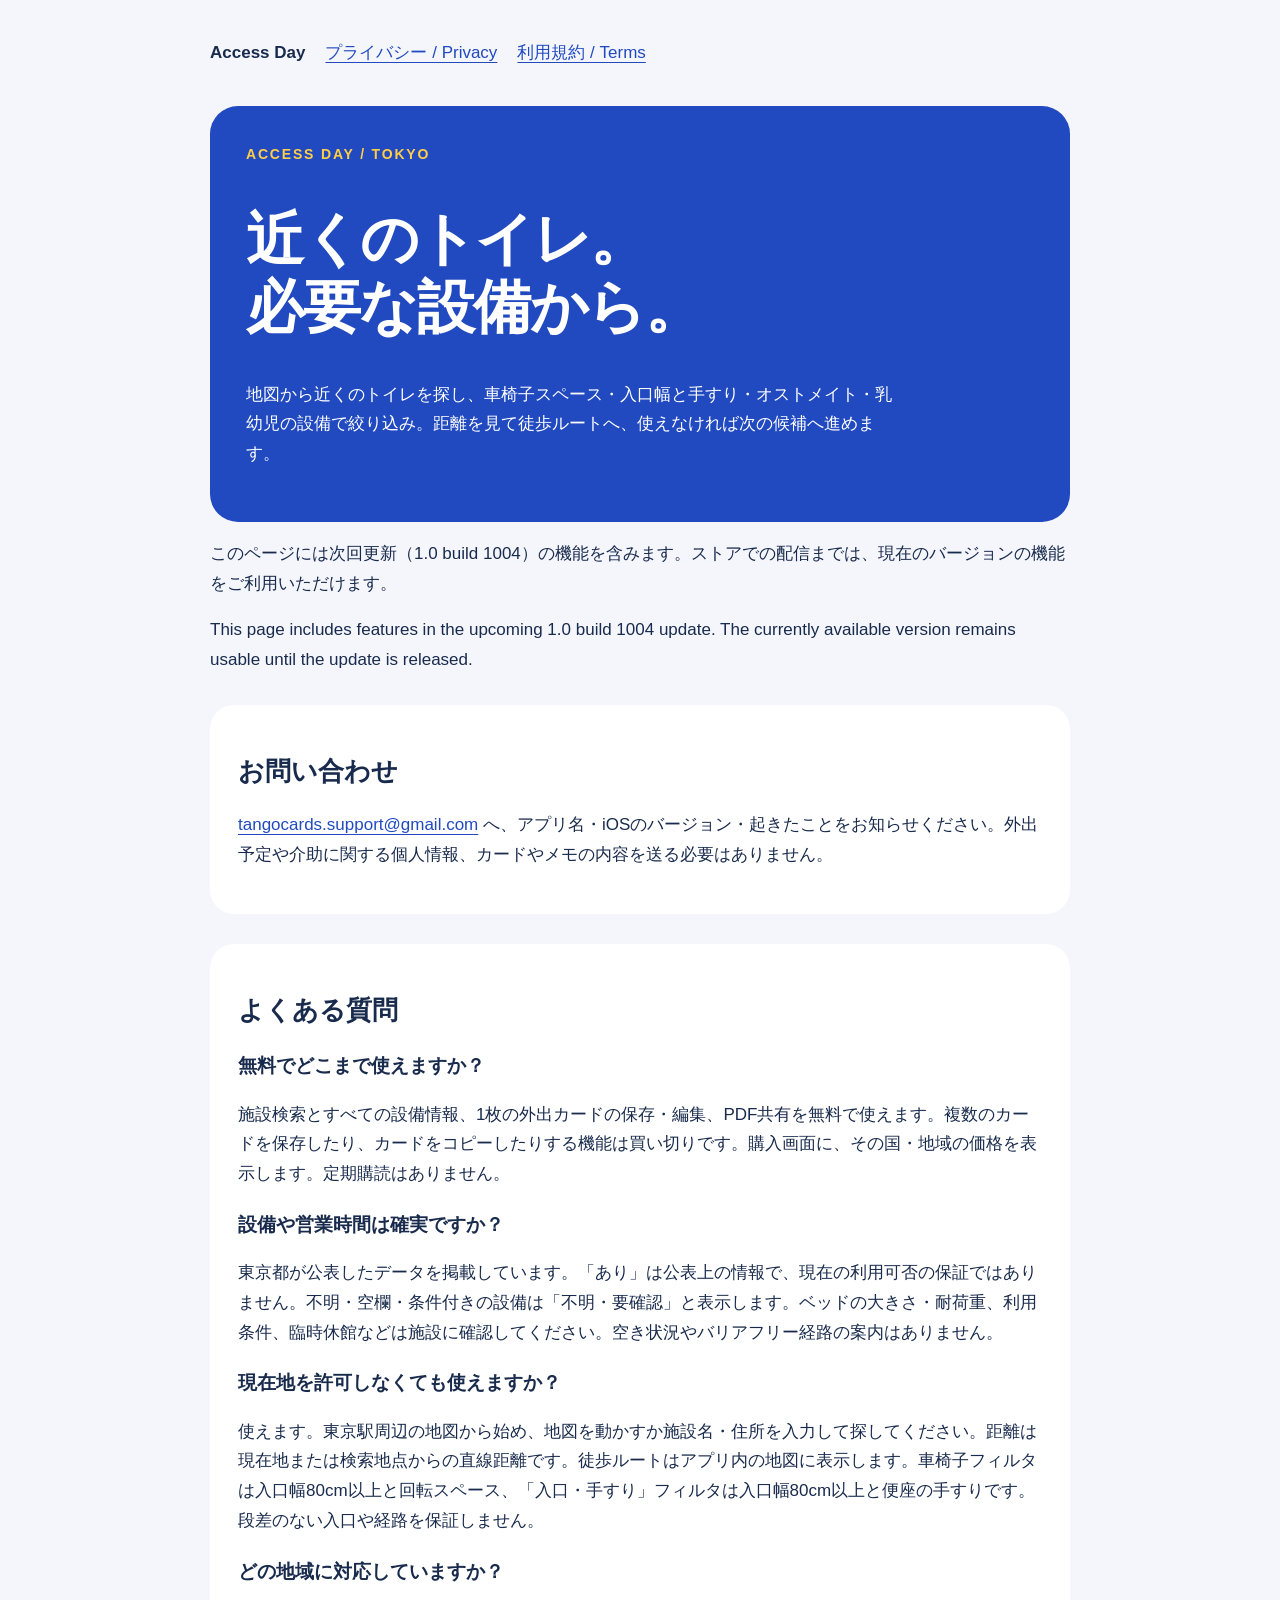
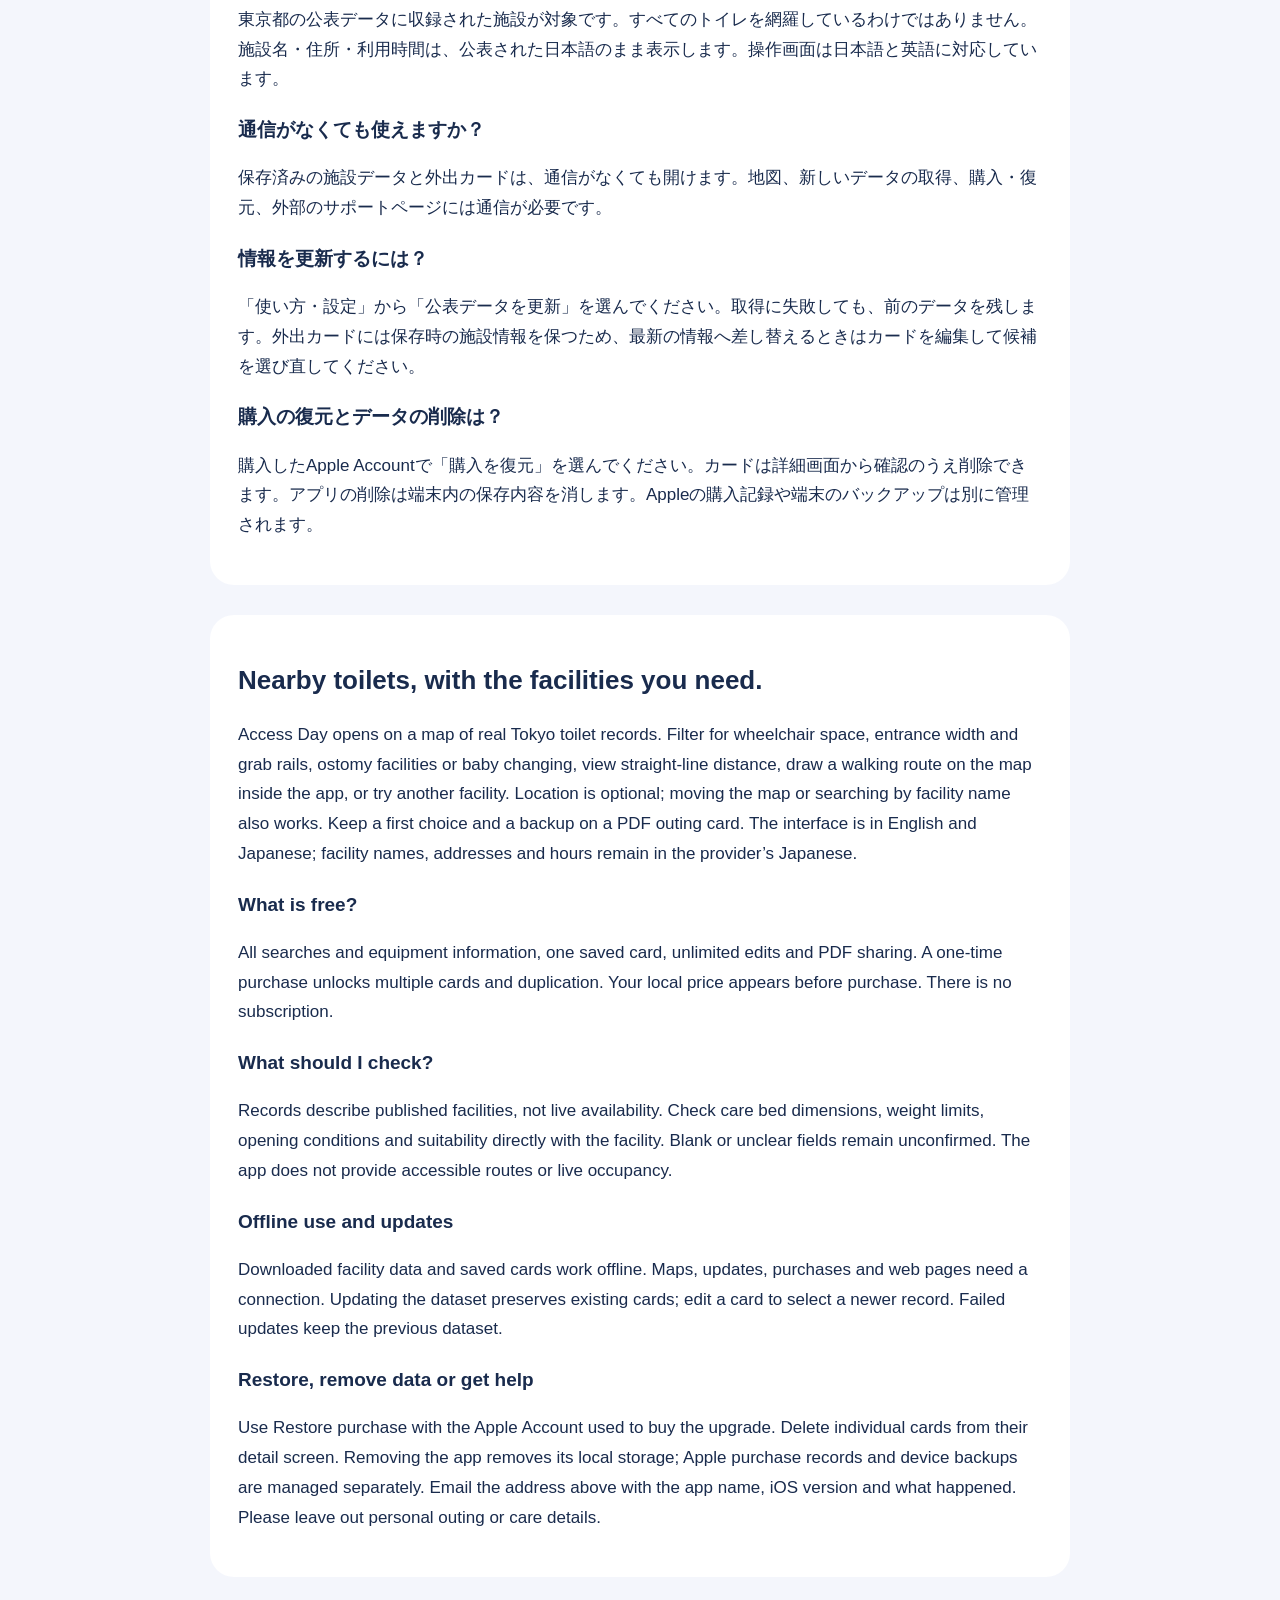
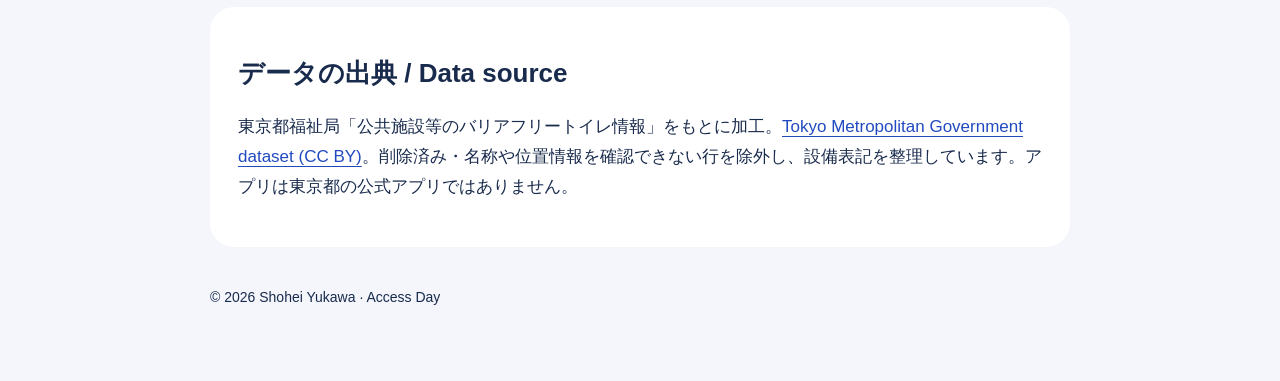
<file: index.html>
<!doctype html><html lang="ja"><head><meta charset="utf-8"><meta name="viewport" content="width=device-width,initial-scale=1"><title>Access Day — サポート / Support</title><link rel="stylesheet" href="style.css"></head><body>
<nav><strong>Access Day</strong><a href="privacy.html">プライバシー / Privacy</a><a href="terms.html">利用規約 / Terms</a></nav>
<div class="hero"><div class="tag">ACCESS DAY / TOKYO</div><h1>近くのトイレ。<br>必要な設備から。</h1><p>地図から近くのトイレを探し、車椅子スペース・入口幅と手すり・オストメイト・乳幼児の設備で絞り込み。距離を見て徒歩ルートへ、使えなければ次の候補へ進めます。</p></div>
<p>このページには次回更新（1.0 build 1004）の機能を含みます。ストアでの配信までは、現在のバージョンの機能をご利用いただけます。</p><p lang="en">This page includes features in the upcoming 1.0 build 1004 update. The currently available version remains usable until the update is released.</p>
<section><h2>お問い合わせ</h2><p><a href="mailto:tangocards.support@gmail.com?subject=Access%20Day%20support">tangocards.support@gmail.com</a> へ、アプリ名・iOSのバージョン・起きたことをお知らせください。外出予定や介助に関する個人情報、カードやメモの内容を送る必要はありません。</p></section>
<section><h2>よくある質問</h2><h3>無料でどこまで使えますか？</h3><p>施設検索とすべての設備情報、1枚の外出カードの保存・編集、PDF共有を無料で使えます。複数のカードを保存したり、カードをコピーしたりする機能は買い切りです。購入画面に、その国・地域の価格を表示します。定期購読はありません。</p><h3>設備や営業時間は確実ですか？</h3><p>東京都が公表したデータを掲載しています。「あり」は公表上の情報で、現在の利用可否の保証ではありません。不明・空欄・条件付きの設備は「不明・要確認」と表示します。ベッドの大きさ・耐荷重、利用条件、臨時休館などは施設に確認してください。空き状況やバリアフリー経路の案内はありません。</p><h3>現在地を許可しなくても使えますか？</h3><p>使えます。東京駅周辺の地図から始め、地図を動かすか施設名・住所を入力して探してください。距離は現在地または検索地点からの直線距離です。徒歩ルートはアプリ内の地図に表示します。車椅子フィルタは入口幅80cm以上と回転スペース、「入口・手すり」フィルタは入口幅80cm以上と便座の手すりです。段差のない入口や経路を保証しません。</p><h3>どの地域に対応していますか？</h3><p>東京都の公表データに収録された施設が対象です。すべてのトイレを網羅しているわけではありません。施設名・住所・利用時間は、公表された日本語のまま表示します。操作画面は日本語と英語に対応しています。</p><h3>通信がなくても使えますか？</h3><p>保存済みの施設データと外出カードは、通信がなくても開けます。地図、新しいデータの取得、購入・復元、外部のサポートページには通信が必要です。</p><h3>情報を更新するには？</h3><p>「使い方・設定」から「公表データを更新」を選んでください。取得に失敗しても、前のデータを残します。外出カードには保存時の施設情報を保つため、最新の情報へ差し替えるときはカードを編集して候補を選び直してください。</p><h3>購入の復元とデータの削除は？</h3><p>購入したApple Accountで「購入を復元」を選んでください。カードは詳細画面から確認のうえ削除できます。アプリの削除は端末内の保存内容を消します。Appleの購入記録や端末のバックアップは別に管理されます。</p></section>
<section lang="en"><h2>Nearby toilets, with the facilities you need.</h2><p>Access Day opens on a map of real Tokyo toilet records. Filter for wheelchair space, entrance width and grab rails, ostomy facilities or baby changing, view straight-line distance, draw a walking route on the map inside the app, or try another facility. Location is optional; moving the map or searching by facility name also works. Keep a first choice and a backup on a PDF outing card. The interface is in English and Japanese; facility names, addresses and hours remain in the provider’s Japanese.</p><h3>What is free?</h3><p>All searches and equipment information, one saved card, unlimited edits and PDF sharing. A one-time purchase unlocks multiple cards and duplication. Your local price appears before purchase. There is no subscription.</p><h3>What should I check?</h3><p>Records describe published facilities, not live availability. Check care bed dimensions, weight limits, opening conditions and suitability directly with the facility. Blank or unclear fields remain unconfirmed. The app does not provide accessible routes or live occupancy.</p><h3>Offline use and updates</h3><p>Downloaded facility data and saved cards work offline. Maps, updates, purchases and web pages need a connection. Updating the dataset preserves existing cards; edit a card to select a newer record. Failed updates keep the previous dataset.</p><h3>Restore, remove data or get help</h3><p>Use Restore purchase with the Apple Account used to buy the upgrade. Delete individual cards from their detail screen. Removing the app removes its local storage; Apple purchase records and device backups are managed separately. Email the address above with the app name, iOS version and what happened. Please leave out personal outing or care details.</p></section>
<section><h2>データの出典 / Data source</h2><p>東京都福祉局「公共施設等のバリアフリートイレ情報」をもとに加工。<a href="https://spec.api.metro.tokyo.lg.jp/spec/t000054d0000000342-025a701c80f56cff33ef29adb7d49352-0">Tokyo Metropolitan Government dataset (CC BY)</a>。削除済み・名称や位置情報を確認できない行を除外し、設備表記を整理しています。アプリは東京都の公式アプリではありません。</p></section>
<footer>© 2026 Shohei Yukawa · Access Day</footer></body></html>
</file>
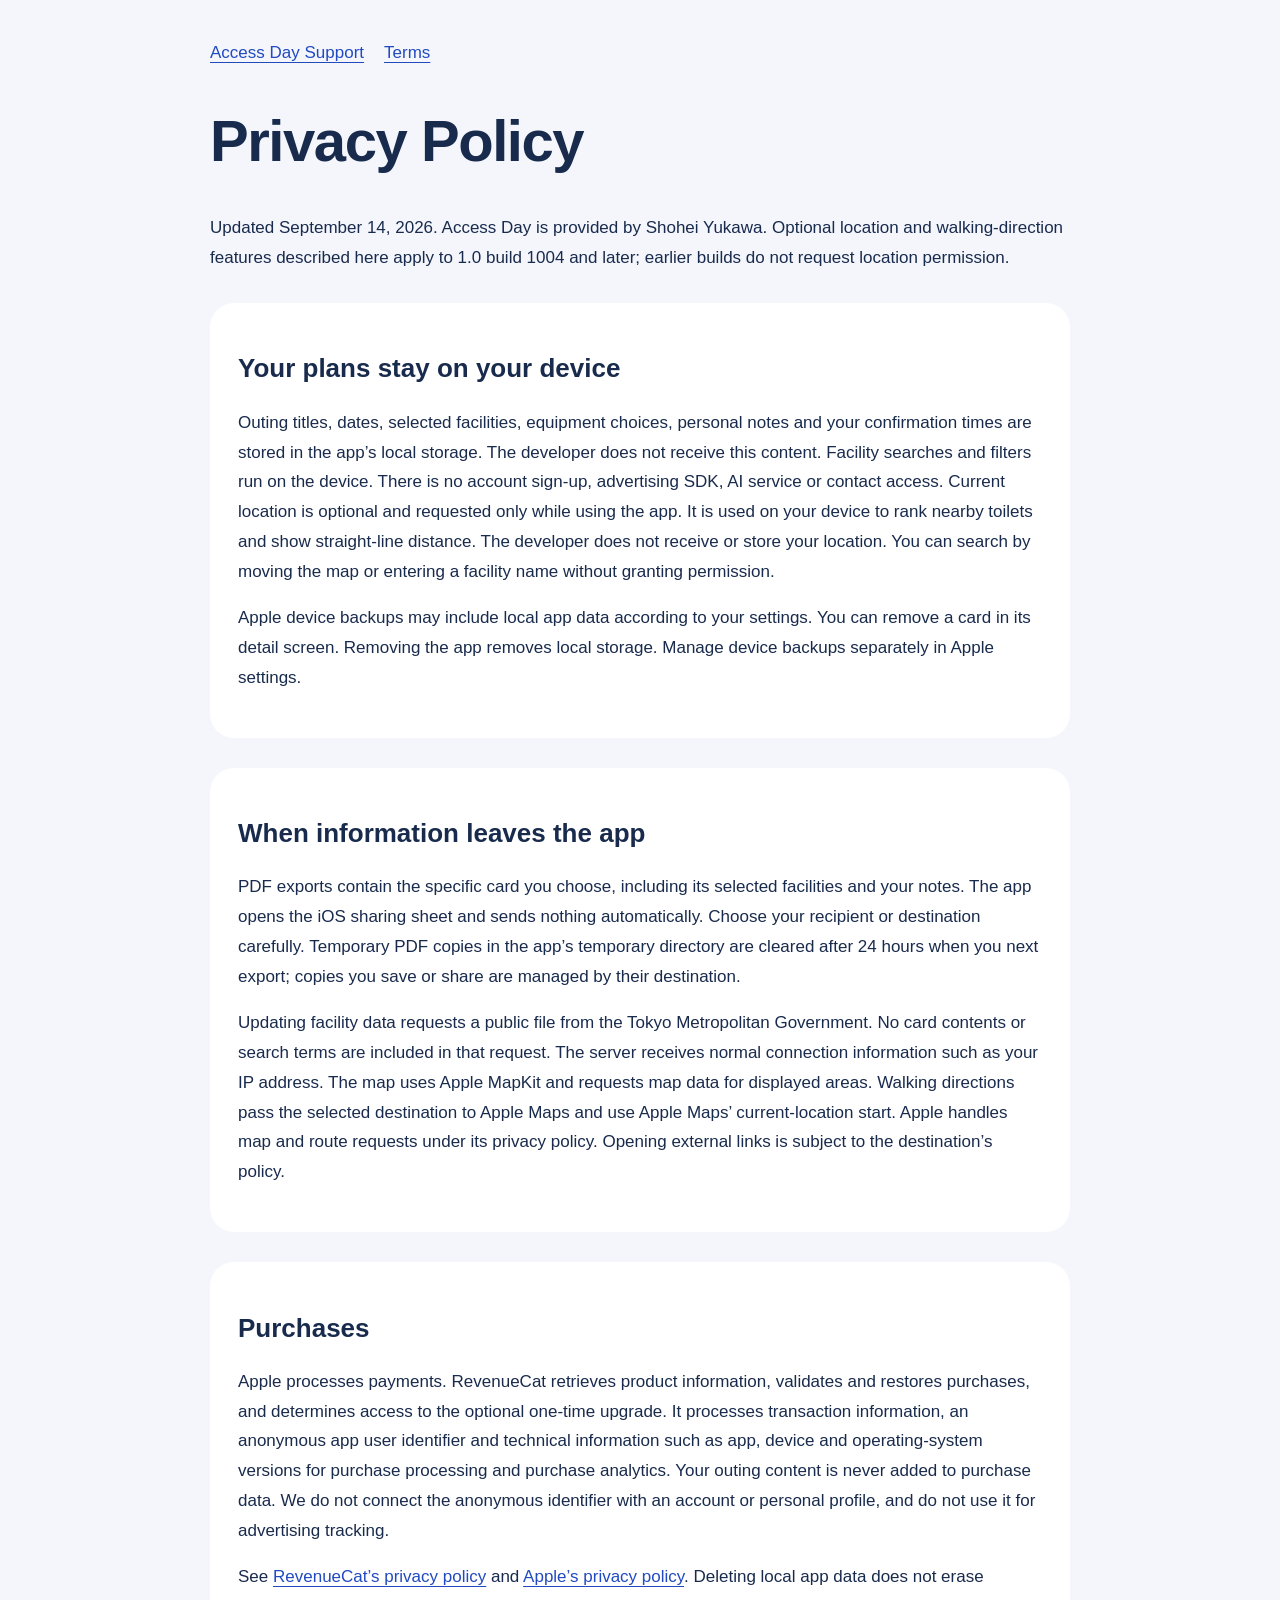
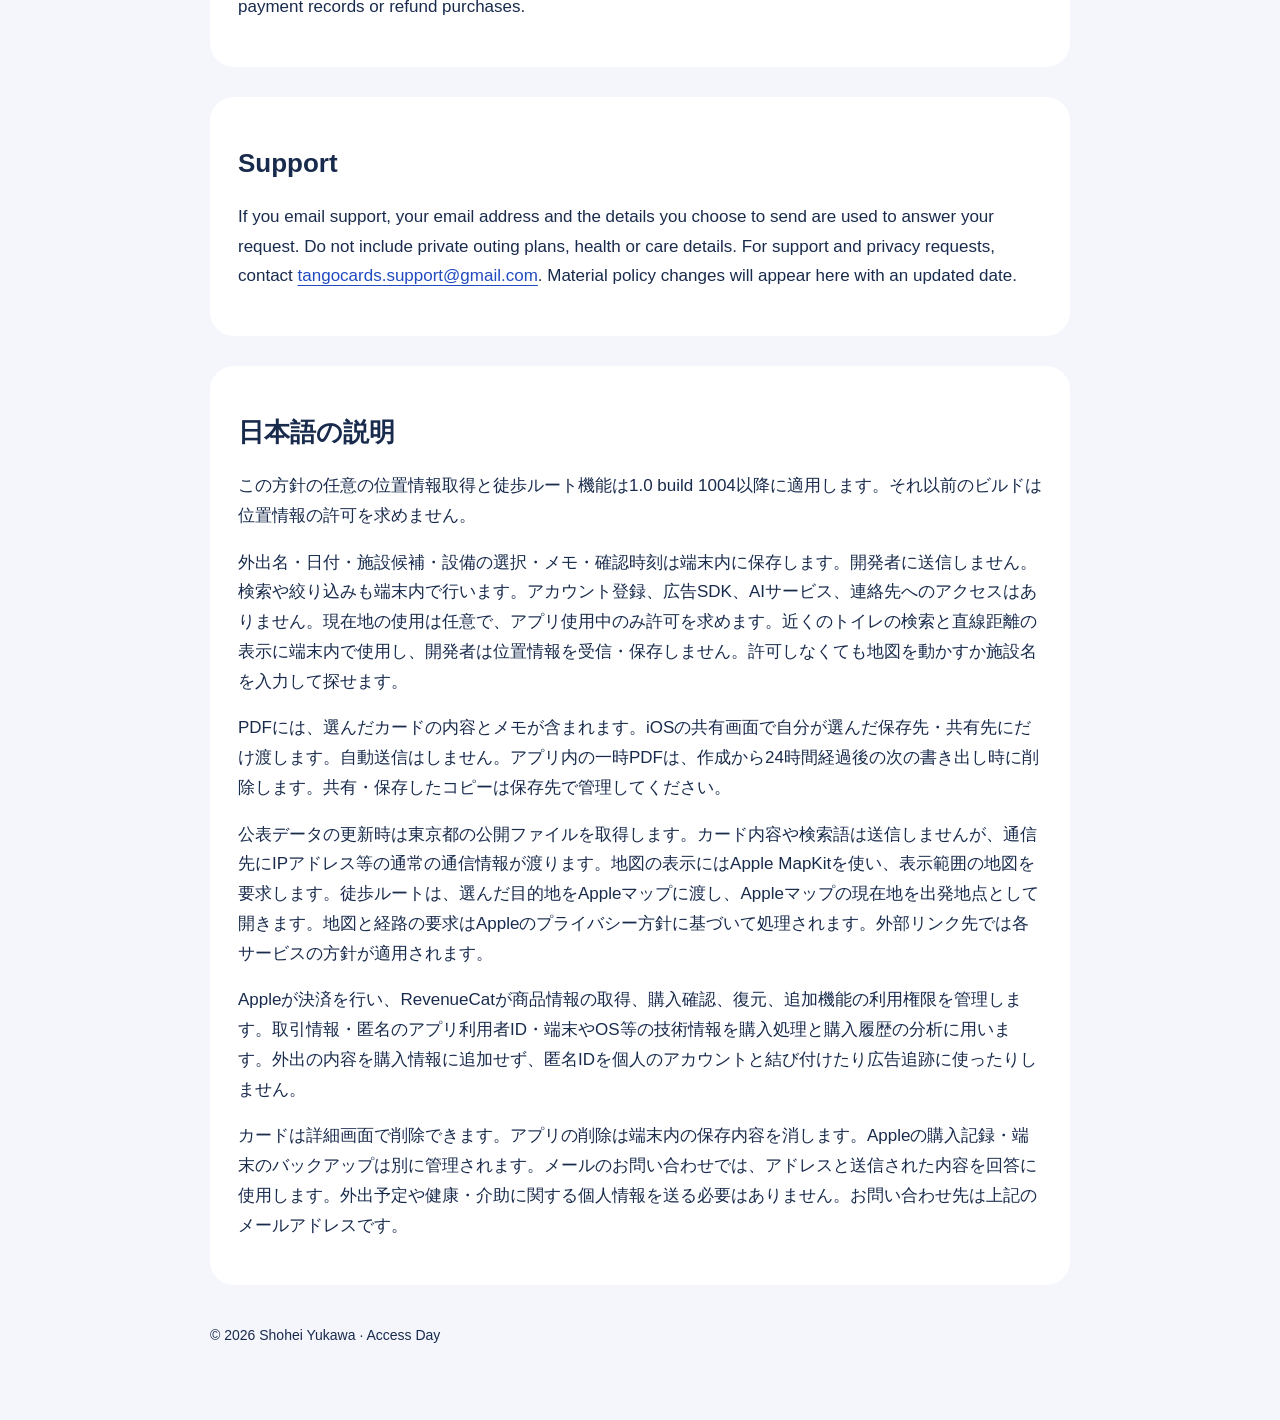
<file: privacy.html>
<!doctype html><html lang="en"><head><meta charset="utf-8"><meta name="viewport" content="width=device-width,initial-scale=1"><title>Access Day — Privacy Policy</title><link rel="stylesheet" href="style.css"></head><body><nav><a href="index.html">Access Day Support</a><a href="terms.html">Terms</a></nav><h1>Privacy Policy</h1><p>Updated September 14, 2026. Access Day is provided by Shohei Yukawa. Optional location and walking-direction features described here apply to 1.0 build 1004 and later; earlier builds do not request location permission.</p>
<section><h2>Your plans stay on your device</h2><p>Outing titles, dates, selected facilities, equipment choices, personal notes and your confirmation times are stored in the app’s local storage. The developer does not receive this content. Facility searches and filters run on the device. There is no account sign-up, advertising SDK, AI service or contact access. Current location is optional and requested only while using the app. It is used on your device to rank nearby toilets and show straight-line distance. The developer does not receive or store your location. You can search by moving the map or entering a facility name without granting permission.</p><p>Apple device backups may include local app data according to your settings. You can remove a card in its detail screen. Removing the app removes local storage. Manage device backups separately in Apple settings.</p></section>
<section><h2>When information leaves the app</h2><p>PDF exports contain the specific card you choose, including its selected facilities and your notes. The app opens the iOS sharing sheet and sends nothing automatically. Choose your recipient or destination carefully. Temporary PDF copies in the app’s temporary directory are cleared after 24 hours when you next export; copies you save or share are managed by their destination.</p><p>Updating facility data requests a public file from the Tokyo Metropolitan Government. No card contents or search terms are included in that request. The server receives normal connection information such as your IP address. The map uses Apple MapKit and requests map data for displayed areas. Walking directions pass the selected destination to Apple Maps and use Apple Maps’ current-location start. Apple handles map and route requests under its privacy policy. Opening external links is subject to the destination’s policy.</p></section>
<section><h2>Purchases</h2><p>Apple processes payments. RevenueCat retrieves product information, validates and restores purchases, and determines access to the optional one-time upgrade. It processes transaction information, an anonymous app user identifier and technical information such as app, device and operating-system versions for purchase processing and purchase analytics. Your outing content is never added to purchase data. We do not connect the anonymous identifier with an account or personal profile, and do not use it for advertising tracking.</p><p>See <a href="https://www.revenuecat.com/privacy/">RevenueCat’s privacy policy</a> and <a href="https://www.apple.com/legal/privacy/">Apple’s privacy policy</a>. Deleting local app data does not erase payment records or refund purchases.</p></section>
<section><h2>Support</h2><p>If you email support, your email address and the details you choose to send are used to answer your request. Do not include private outing plans, health or care details. For support and privacy requests, contact <a href="mailto:tangocards.support@gmail.com?subject=Access%20Day%20privacy">tangocards.support@gmail.com</a>. Material policy changes will appear here with an updated date.</p></section>
<section lang="ja"><h2>日本語の説明</h2><p>この方針の任意の位置情報取得と徒歩ルート機能は1.0 build 1004以降に適用します。それ以前のビルドは位置情報の許可を求めません。</p><p>外出名・日付・施設候補・設備の選択・メモ・確認時刻は端末内に保存します。開発者に送信しません。検索や絞り込みも端末内で行います。アカウント登録、広告SDK、AIサービス、連絡先へのアクセスはありません。現在地の使用は任意で、アプリ使用中のみ許可を求めます。近くのトイレの検索と直線距離の表示に端末内で使用し、開発者は位置情報を受信・保存しません。許可しなくても地図を動かすか施設名を入力して探せます。</p><p>PDFには、選んだカードの内容とメモが含まれます。iOSの共有画面で自分が選んだ保存先・共有先にだけ渡します。自動送信はしません。アプリ内の一時PDFは、作成から24時間経過後の次の書き出し時に削除します。共有・保存したコピーは保存先で管理してください。</p><p>公表データの更新時は東京都の公開ファイルを取得します。カード内容や検索語は送信しませんが、通信先にIPアドレス等の通常の通信情報が渡ります。地図の表示にはApple MapKitを使い、表示範囲の地図を要求します。徒歩ルートは、選んだ目的地をAppleマップに渡し、Appleマップの現在地を出発地点として開きます。地図と経路の要求はAppleのプライバシー方針に基づいて処理されます。外部リンク先では各サービスの方針が適用されます。</p><p>Appleが決済を行い、RevenueCatが商品情報の取得、購入確認、復元、追加機能の利用権限を管理します。取引情報・匿名のアプリ利用者ID・端末やOS等の技術情報を購入処理と購入履歴の分析に用います。外出の内容を購入情報に追加せず、匿名IDを個人のアカウントと結び付けたり広告追跡に使ったりしません。</p><p>カードは詳細画面で削除できます。アプリの削除は端末内の保存内容を消します。Appleの購入記録・端末のバックアップは別に管理されます。メールのお問い合わせでは、アドレスと送信された内容を回答に使用します。外出予定や健康・介助に関する個人情報を送る必要はありません。お問い合わせ先は上記のメールアドレスです。</p></section><footer>© 2026 Shohei Yukawa · Access Day</footer></body></html>
</file>
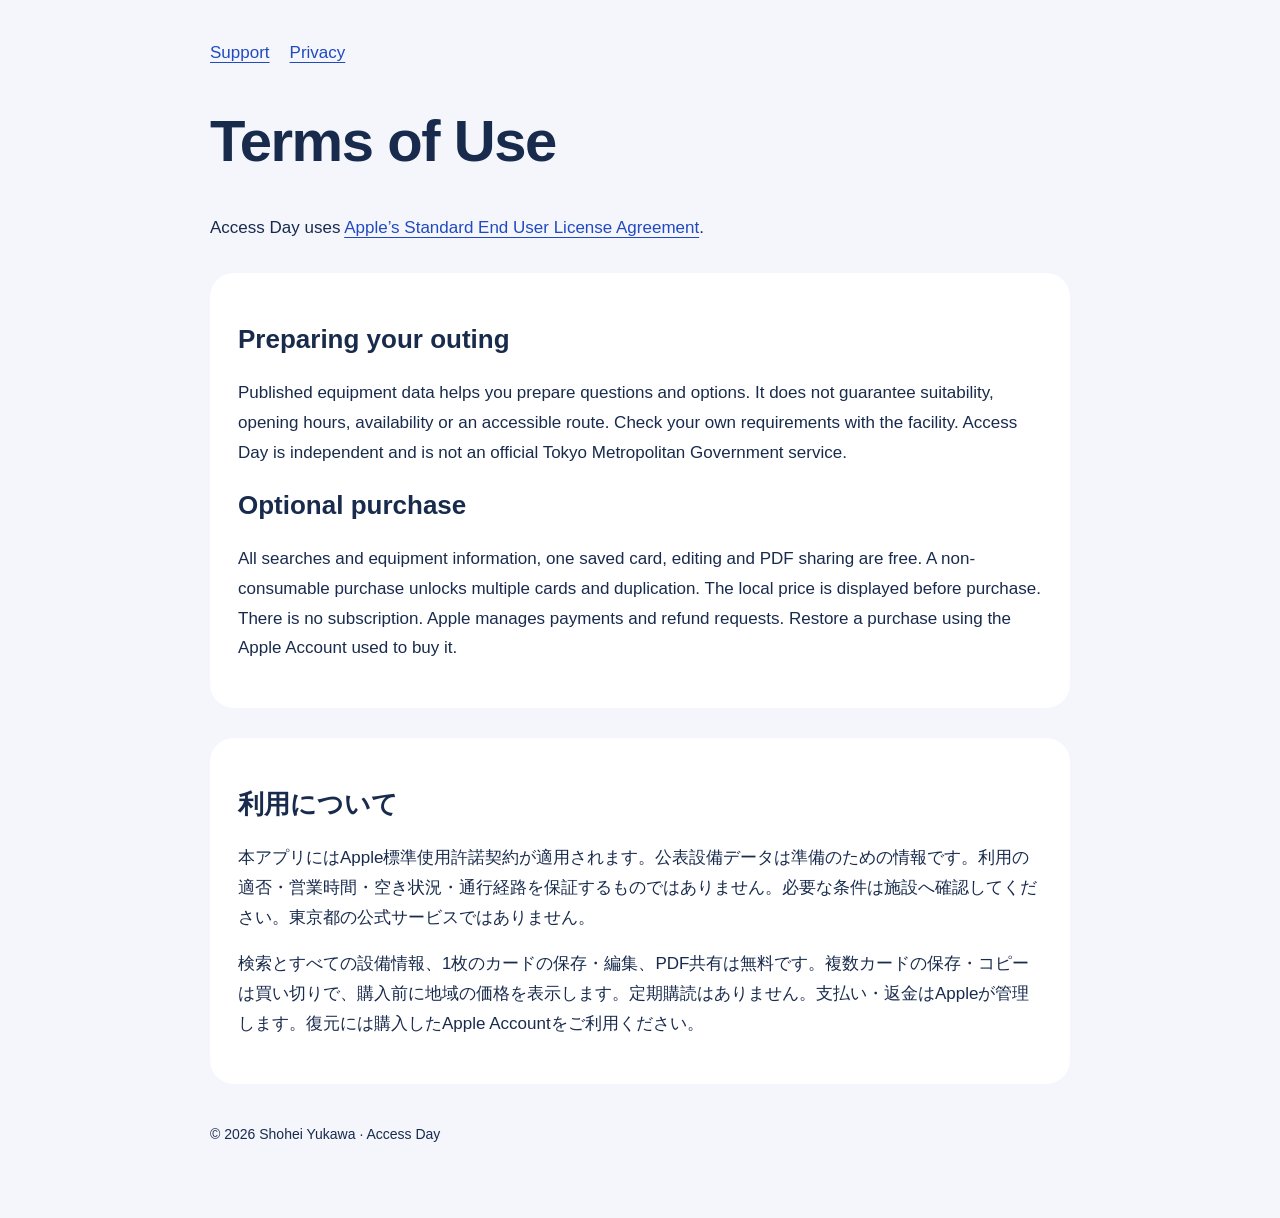
<file: terms.html>
<!doctype html><html lang="en"><head><meta charset="utf-8"><meta name="viewport" content="width=device-width,initial-scale=1"><title>Access Day — Terms</title><link rel="stylesheet" href="style.css"></head><body><nav><a href="index.html">Support</a><a href="privacy.html">Privacy</a></nav><h1>Terms of Use</h1><p>Access Day uses <a href="https://www.apple.com/legal/internet-services/itunes/dev/stdeula/">Apple’s Standard End User License Agreement</a>.</p><section><h2>Preparing your outing</h2><p>Published equipment data helps you prepare questions and options. It does not guarantee suitability, opening hours, availability or an accessible route. Check your own requirements with the facility. Access Day is independent and is not an official Tokyo Metropolitan Government service.</p><h2>Optional purchase</h2><p>All searches and equipment information, one saved card, editing and PDF sharing are free. A non-consumable purchase unlocks multiple cards and duplication. The local price is displayed before purchase. There is no subscription. Apple manages payments and refund requests. Restore a purchase using the Apple Account used to buy it.</p></section><section lang="ja"><h2>利用について</h2><p>本アプリにはApple標準使用許諾契約が適用されます。公表設備データは準備のための情報です。利用の適否・営業時間・空き状況・通行経路を保証するものではありません。必要な条件は施設へ確認してください。東京都の公式サービスではありません。</p><p>検索とすべての設備情報、1枚のカードの保存・編集、PDF共有は無料です。複数カードの保存・コピーは買い切りで、購入前に地域の価格を表示します。定期購読はありません。支払い・返金はAppleが管理します。復元には購入したApple Accountをご利用ください。</p></section><footer>© 2026 Shohei Yukawa · Access Day</footer></body></html>
</file>
<file: style.css>
:root{color-scheme:light;font-family:-apple-system,BlinkMacSystemFont,"Segoe UI",sans-serif;color:#192b4d;background:#f4f6fc}body{max-width:860px;margin:auto;padding:38px 24px 72px;line-height:1.75;font-size:17px}nav{display:flex;gap:20px;flex-wrap:wrap;margin-bottom:38px}a{color:#214ac0;text-underline-offset:4px}h1{font-size:clamp(34px,6vw,58px);line-height:1.17;letter-spacing:-.025em}h2{font-size:26px;line-height:1.3}h3{font-size:19px;margin-bottom:8px}section{margin:30px 0;padding:28px;border-radius:24px;background:white}.hero{background:#214ac0;color:#fff;padding:36px;border-radius:28px}.hero p{max-width:660px}.tag{font-size:14px;font-weight:700;letter-spacing:.13em;color:#ffce47}footer{font-size:14px;margin-top:38px}p,li{overflow-wrap:anywhere}*:focus-visible{outline:3px solid #dd9c00;outline-offset:5px}
</file>
